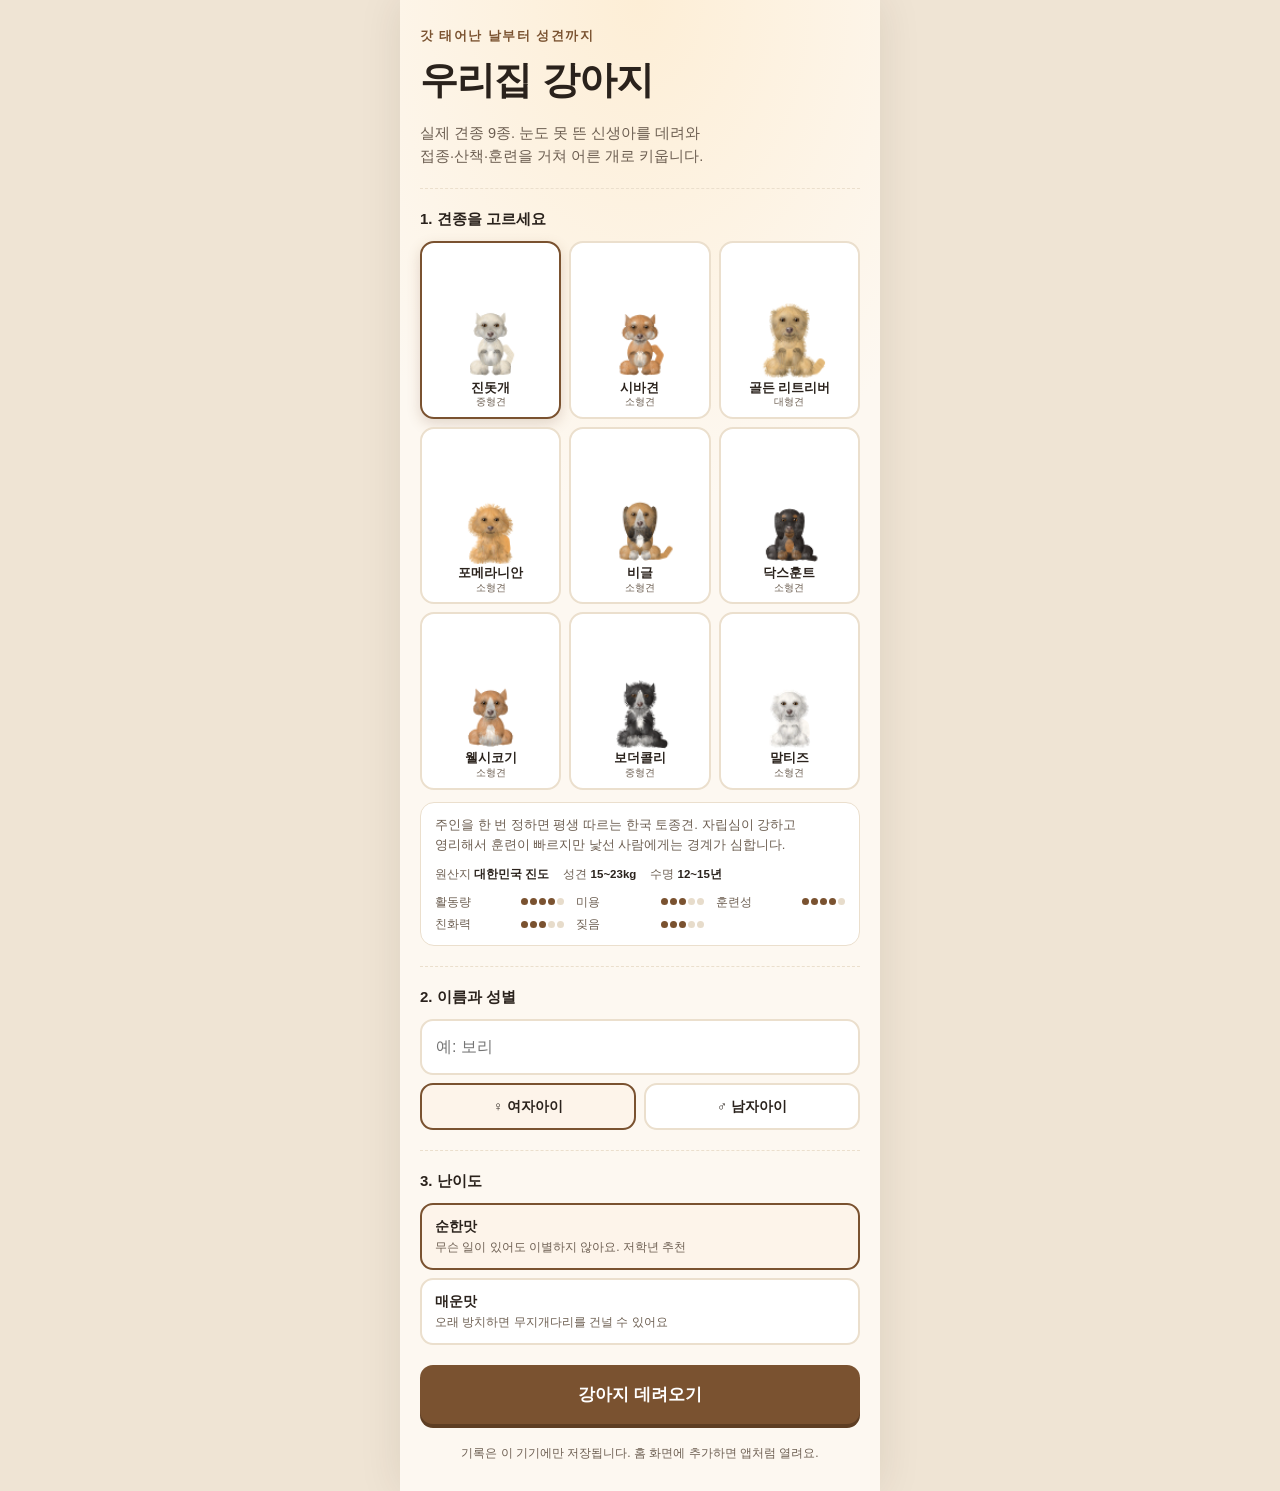
<file: game/index.html>
<!DOCTYPE html>
<html lang="ko">
<head>
<meta charset="UTF-8">
<meta name="viewport" content="width=device-width, initial-scale=1, viewport-fit=cover, maximum-scale=1, user-scalable=no">
<title>우리집 강아지 | 갓 태어난 강아지를 성견까지</title>
<meta name="description" content="진돗개·시바·골든리트리버 등 실제 견종을 갓 태어난 신생아부터 성견까지 키우는 육아 시뮬레이션. 예방접종, 산책, 훈련, 미용까지 진짜 강아지를 키우듯 돌봅니다.">
<meta name="theme-color" content="#7a5230">
<meta name="color-scheme" content="light">
<meta name="apple-mobile-web-app-capable" content="yes">
<meta name="mobile-web-app-capable" content="yes">
<meta name="apple-mobile-web-app-title" content="우리집 강아지">

<meta property="og:type" content="website">
<meta property="og:title" content="우리집 강아지 | 신생아부터 성견까지">
<meta property="og:description" content="실제 견종 9종을 갓 태어난 날부터 성견까지. 접종·산책·훈련·미용을 직접 챙기는 강아지 육아 게임.">
<meta property="og:locale" content="ko_KR">

<link rel="manifest" href="manifest.webmanifest">
<link rel="icon" href="icons/icon-192.png" type="image/png">
<link rel="apple-touch-icon" href="icons/apple-touch-icon.png">
<link rel="stylesheet" href="css/game.css">
</head>
<body>

<div id="app" class="app">

  <!-- ===== 시작 화면 ===== -->
  <section id="intro" class="screen intro" aria-label="시작">
    <div class="intro-inner">
      <p class="intro-eyebrow">갓 태어난 날부터 성견까지</p>
      <h1 class="intro-title">우리집 강아지</h1>
      <p class="intro-lead">실제 견종 9종. 눈도 못 뜬 신생아를 데려와<br>접종·산책·훈련을 거쳐 어른 개로 키웁니다.</p>

      <div class="intro-step">
        <h2 class="intro-h">1. 견종을 고르세요</h2>
        <div id="breed-picker" class="breed-picker" role="radiogroup" aria-label="견종 고르기"></div>
        <div id="breed-info" class="breed-info"></div>
      </div>

      <div class="intro-step">
        <h2 class="intro-h">2. 이름과 성별</h2>
        <input id="dog-name" class="text-input" type="text" maxlength="8" placeholder="예: 보리" autocomplete="off" aria-label="강아지 이름">
        <div class="sex-picker" role="radiogroup" aria-label="성별">
          <button type="button" class="sex-btn is-on" data-sex="f" role="radio" aria-checked="true">♀ 여자아이</button>
          <button type="button" class="sex-btn" data-sex="m" role="radio" aria-checked="false">♂ 남자아이</button>
        </div>
      </div>

      <div class="intro-step">
        <h2 class="intro-h">3. 난이도</h2>
        <div class="mode-picker" role="radiogroup" aria-label="난이도">
          <button type="button" class="mode-btn is-on" data-mode="easy" role="radio" aria-checked="true">
            <strong>순한맛</strong><span>무슨 일이 있어도 이별하지 않아요. 저학년 추천</span>
          </button>
          <button type="button" class="mode-btn" data-mode="hard" role="radio" aria-checked="false">
            <strong>매운맛</strong><span>오래 방치하면 무지개다리를 건널 수 있어요</span>
          </button>
        </div>
      </div>

      <button id="btn-start" class="btn btn-primary btn-big" type="button">강아지 데려오기</button>
      <p class="intro-foot">기록은 이 기기에만 저장됩니다. 홈 화면에 추가하면 앱처럼 열려요.</p>
    </div>
  </section>

  <!-- ===== 게임 본화면 ===== -->
  <main id="game" class="screen game" hidden>
    <header class="hud">
      <div class="hud-pet">
        <strong id="hud-name" class="hud-name">강아지</strong>
        <span id="hud-meta" class="hud-meta">신생아</span>
      </div>
      <div class="hud-right">
        <span class="coin" id="hud-coins" aria-label="코인"><i class="coin-dot" aria-hidden="true"></i><b>0</b></span>
        <button class="icon-btn" type="button" data-open="menu" aria-label="메뉴">≡</button>
      </div>
    </header>

    <div class="stage" id="stage">
      <div class="stage-sky" id="stage-sky" aria-hidden="true"></div>
      <div class="speech" id="speech" role="status" aria-live="polite" hidden></div>
      <button class="dog-btn" id="dog-btn" type="button" aria-label="쓰다듬기">
        <canvas id="dog-canvas" class="dog-canvas" width="512" height="512" aria-label="강아지"></canvas>
      </button>
      <div class="dog-shadow" id="dog-shadow" aria-hidden="true"></div>
      <div class="poops" id="poops" aria-label="치울 것"></div>
      <div class="fx" id="fx" aria-hidden="true"></div>
      <div class="stage-floor" aria-hidden="true"></div>
      <div class="badges" id="badges" aria-hidden="true"></div>
    </div>

    <section class="gauges" aria-label="상태">
      <div class="gauge" data-key="fill"><span class="g-ico" aria-hidden="true">🍚</span><span class="g-name">포만감</span><div class="g-bar"><i></i></div></div>
      <div class="gauge" data-key="mood"><span class="g-ico" aria-hidden="true">💗</span><span class="g-name">기분</span><div class="g-bar"><i></i></div></div>
      <div class="gauge" data-key="clean"><span class="g-ico" aria-hidden="true">🫧</span><span class="g-name">청결</span><div class="g-bar"><i></i></div></div>
      <div class="gauge" data-key="energy"><span class="g-ico" aria-hidden="true">⚡</span><span class="g-name">체력</span><div class="g-bar"><i></i></div></div>
      <div class="gauge gauge-wide" data-key="exp"><span class="g-ico" aria-hidden="true">🌱</span><span class="g-name" id="exp-label">성장</span><div class="g-bar g-exp"><i></i></div></div>
    </section>

    <nav class="dock dock-2row" aria-label="돌보기">
      <button class="act" type="button" data-act="feed"><span aria-hidden="true">🍚</span>밥주기</button>
      <button class="act" type="button" data-act="walk"><span aria-hidden="true">🦮</span>산책</button>
      <button class="act" type="button" data-act="play"><span aria-hidden="true">🎾</span>놀아주기</button>
      <button class="act" type="button" data-act="groom"><span aria-hidden="true">🪮</span>빗질</button>
      <button class="act" type="button" data-act="train"><span aria-hidden="true">🎓</span>훈련</button>
      <button class="act" type="button" data-act="clinic"><span aria-hidden="true">🏥</span>병원</button>
      <button class="act" type="button" data-act="shop"><span aria-hidden="true">🛒</span>상점</button>
      <button class="act" type="button" data-act="book"><span aria-hidden="true">📔</span>수첩</button>
    </nav>
  </main>

  <div id="modal-root" class="modal-root" hidden></div>
  <div id="toast" class="toast" role="status" aria-live="polite" hidden></div>
</div>

<script src="js/breeds.js"></script>
<script src="js/dog.js"></script>
<script src="js/data.js"></script>
<script src="js/sound.js"></script>
<script src="js/state.js"></script>
<script src="js/minigames.js"></script>
<script src="js/ui.js"></script>
<script src="js/app.js"></script>
</body>
</html>
</file>
<file: game/css/game.css>
/* 우리집 강아지 — 스타일 */
:root {
  --ink: #2a221c;
  --ink-soft: #6d5f52;
  --paper: #fdf8f1;
  --card: #ffffff;
  --line: #ebdfcd;
  --brown: #7a5230;
  --brown-d: #5e3e23;
  --green: #5b9c63;
  --sun: #f2b544;
  --red: #d9564b;
  --amber: #e29b2e;
  --shadow: 0 6px 18px rgba(80, 56, 32, .12);
  --floor: #c69a6b;
}

* { box-sizing: border-box; -webkit-tap-highlight-color: transparent; }
[hidden] { display: none !important; }

html, body { margin: 0; height: 100%; overscroll-behavior: none; }
body {
  font-family: "Pretendard Variable", Pretendard, "Apple SD Gothic Neo", "Malgun Gothic", -apple-system, BlinkMacSystemFont, sans-serif;
  color: var(--ink);
  background: #efe4d4;
  line-height: 1.6;
  word-break: keep-all;
  -webkit-font-smoothing: antialiased;
}
body.modal-open { overflow: hidden; }
button { font: inherit; color: inherit; cursor: pointer; border: 0; background: none; }
input { font: inherit; }
h1, h2, h3, p, ul, ol { margin: 0; }
ul, ol { padding: 0; list-style: none; }

.app {
  max-width: 480px; margin: 0 auto;
  min-height: 100%; min-height: 100dvh;
  background: var(--paper);
  display: flex; flex-direction: column;
  box-shadow: 0 0 40px rgba(60, 40, 20, .10);
  position: relative; overflow: hidden;
}

/* ============ 시작 화면 ============ */
.intro {
  flex: 1; overflow-y: auto;
  padding: calc(26px + env(safe-area-inset-top)) 20px calc(28px + env(safe-area-inset-bottom));
  background: radial-gradient(120% 55% at 50% 0%, #fdeed6 0%, var(--paper) 62%);
}
.intro-inner { display: flex; flex-direction: column; gap: 20px; }
.intro-eyebrow { font-size: 12.5px; letter-spacing: .12em; color: var(--brown); font-weight: 700; }
.intro-title { font-size: 38px; line-height: 1.1; letter-spacing: -.02em; margin-top: -6px; }
.intro-lead { color: var(--ink-soft); font-size: 14.5px; }
.intro-h { font-size: 15px; margin-bottom: 10px; }
.intro-step { border-top: 1px dashed var(--line); padding-top: 18px; }
.intro-foot { font-size: 12px; color: var(--ink-soft); text-align: center; }

.breed-picker { display: grid; grid-template-columns: repeat(3, 1fr); gap: 8px; }
.breed {
  background: var(--card); border: 2px solid var(--line); border-radius: 14px;
  padding: 6px 4px 8px; display: flex; flex-direction: column; align-items: center; gap: 2px;
  transition: transform .12s, border-color .12s, box-shadow .12s;
}
.breed:active { transform: scale(.96); }
.breed.is-on { border-color: var(--brown); box-shadow: 0 5px 14px rgba(122, 82, 48, .2); }
.breed-art { width: 100%; aspect-ratio: 1; display: grid; place-items: center; }
.breed-art canvas { width: 100%; height: 100%; }
.breed-cap { display: flex; flex-direction: column; align-items: center; line-height: 1.25; }
.breed-cap strong { font-size: 12.5px; }
.breed-cap span { font-size: 10px; color: var(--ink-soft); }

.breed-info {
  margin-top: 12px; background: var(--card); border: 1px solid var(--line);
  border-radius: 14px; padding: 12px 14px;
}
.bi-desc { font-size: 13px; color: var(--ink-soft); }
.bi-facts { display: flex; flex-wrap: wrap; gap: 4px 14px; margin: 9px 0; font-size: 11.5px; color: var(--ink-soft); }
.bi-facts b { color: var(--ink); }
.traits { display: grid; grid-template-columns: repeat(auto-fit, minmax(96px, 1fr)); gap: 4px 12px; }
.trait { display: flex; align-items: center; justify-content: space-between; font-size: 11.5px; color: var(--ink-soft); }
.dots { display: flex; gap: 2px; }
.dots i { width: 7px; height: 7px; border-radius: 50%; background: #e7dccb; display: block; }
.dots i.on { background: var(--brown); }

.text-input {
  width: 100%; padding: 13px 14px; border-radius: 13px;
  border: 2px solid var(--line); background: var(--card); color: var(--ink);
}
.text-input:focus { outline: none; border-color: var(--brown); }
.sex-picker { display: grid; grid-template-columns: 1fr 1fr; gap: 8px; margin-top: 8px; }
.sex-btn, .mode-btn {
  text-align: left; background: var(--card); border: 2px solid var(--line);
  border-radius: 13px; padding: 11px 13px; font-size: 13.5px; font-weight: 600;
}
.sex-btn { text-align: center; }
.mode-picker { display: grid; gap: 8px; }
.mode-btn { display: flex; flex-direction: column; }
.mode-btn span { font-size: 12px; font-weight: 400; color: var(--ink-soft); }
.sex-btn.is-on, .mode-btn.is-on { border-color: var(--brown); background: #fdf4ea; }

.btn { border-radius: 13px; padding: 12px 16px; font-weight: 700; text-align: center; transition: transform .1s; }
.btn:active { transform: scale(.97); }
.btn-primary { background: var(--brown); color: #fff; box-shadow: 0 4px 0 var(--brown-d); }
.btn-primary:active { box-shadow: 0 2px 0 var(--brown-d); }
.btn-ghost { background: #f2e9dd; color: var(--ink); padding: 8px 12px; border-radius: 11px; font-size: 13px; }
.btn-danger { background: #fbeae8; color: var(--red); }
.btn-big { padding: 16px; font-size: 17px; }
.btn-wide { display: block; width: 100%; margin-top: 10px; }
.btn-mini {
  background: var(--sun); color: #58400c; padding: 8px 12px; border-radius: 11px;
  font-size: 13px; font-weight: 700; display: inline-flex; align-items: center; gap: 5px; white-space: nowrap;
}

/* ============ 게임 화면 ============ */
.game { flex: 1; display: flex; flex-direction: column; min-height: 0; }
.hud {
  display: flex; align-items: center; justify-content: space-between; gap: 10px;
  padding: calc(10px + env(safe-area-inset-top)) 14px 10px;
  background: var(--card); border-bottom: 1px solid var(--line);
}
.hud-pet { display: flex; flex-direction: column; line-height: 1.25; min-width: 0; }
.hud-name { font-size: 17px; }
.hud-meta { font-size: 11px; color: var(--ink-soft); }
.hud-right { display: flex; align-items: center; gap: 8px; }
.coin {
  display: inline-flex; align-items: center; gap: 5px; background: #fdf3dd;
  border: 1px solid #f0e0b6; border-radius: 999px; padding: 4px 11px;
  font-size: 13px; font-weight: 700; color: #7a5b13;
}
.coin-dot {
  width: 12px; height: 12px; border-radius: 50%; flex: none; display: inline-block;
  background: radial-gradient(circle at 32% 30%, #ffe89a, var(--sun) 60%, #d99b1c);
}
.icon-btn { width: 38px; height: 38px; border-radius: 11px; background: #f2e9dd; font-size: 18px; display: grid; place-items: center; }

/* 무대 */
.stage { position: relative; flex: 1; min-height: 250px; overflow: hidden; }
.stage-sky { position: absolute; inset: 0; transition: background .5s; }
.stage-sky::before {
  content: ""; position: absolute; inset: 0;
  background:
    radial-gradient(24px 15px at 17% 15%, rgba(255,255,255,.8) 99%, transparent 100%),
    radial-gradient(32px 20px at 25% 17%, rgba(255,255,255,.8) 99%, transparent 100%),
    radial-gradient(19px 12px at 34% 16%, rgba(255,255,255,.7) 99%, transparent 100%),
    radial-gradient(18px 12px at 73% 26%, rgba(255,255,255,.65) 99%, transparent 100%),
    radial-gradient(26px 16px at 80% 27%, rgba(255,255,255,.65) 99%, transparent 100%);
  animation: drift 20s ease-in-out infinite alternate;
}
@keyframes drift { from { transform: translateX(-8px); } to { transform: translateX(10px); } }
.stage-floor {
  position: absolute; left: 0; right: 0; bottom: 0; height: 17%;
  background: var(--floor); border-top: 3px solid rgba(0,0,0,.06); transition: background .5s;
}
.stage.is-night .stage-sky { filter: brightness(.72) saturate(.65) hue-rotate(-12deg); }
.stage.is-night .stage-floor { filter: brightness(.72) saturate(.7); }
.stage.is-night::after {
  content: ""; position: absolute; inset: 0; z-index: 2; pointer-events: none;
  background: linear-gradient(180deg, rgba(40,46,96,.28), rgba(30,34,74,.14));
}

.dog-btn {
  position: absolute; left: 50%; bottom: 6%; transform: translateX(-50%);
  transform-origin: 50% 100%; transition: transform .6s cubic-bezier(.3,.9,.4,1);
  z-index: 3; padding: 0; display: block; line-height: 0;
}
.dog-canvas { width: min(74vw, 310px); height: auto; aspect-ratio: 1; display: block; }
.dog-shadow {
  position: absolute; left: 50%; bottom: 8%; transform: translateX(-50%);
  width: min(38vw, 155px); height: 14px; border-radius: 50%;
  background: rgba(60,40,20,.2); filter: blur(4px); z-index: 2;
  transform-origin: 50% 100%; transition: transform .6s cubic-bezier(.3,.9,.4,1);
}

.speech {
  position: absolute; top: 12px; left: 50%; transform: translateX(-50%);
  z-index: 6; max-width: 84%; background: rgba(255,255,255,.96);
  border: 2px solid var(--line); border-radius: 13px; padding: 8px 13px;
  font-size: 13px; font-weight: 600; box-shadow: var(--shadow); text-align: center;
  animation: pop .22s ease-out;
}
.speech::after {
  content: ""; position: absolute; bottom: -8px; left: 50%; transform: translateX(-50%);
  border: 6px solid transparent; border-top-color: rgba(255,255,255,.96);
}
@keyframes pop { from { opacity: 0; transform: translateX(-50%) translateY(-6px) scale(.94); } }

.badges { position: absolute; left: 10px; top: 10px; z-index: 6; display: grid; gap: 5px; justify-items: start; }
.badge {
  display: inline-flex; align-items: center; gap: 5px;
  background: rgba(255,255,255,.95); border: 1px solid var(--line);
  border-radius: 999px; padding: 3px 10px 3px 7px; font-size: 11px; font-weight: 700;
  box-shadow: 0 2px 6px rgba(80,56,32,.12);
}
.badge i { font-style: normal; font-size: 13px; }

.poops { position: absolute; inset: 0; z-index: 4; pointer-events: none; }
.poop {
  position: absolute; font-size: 25px; line-height: 1; pointer-events: auto;
  animation: plop .4s ease-out; filter: drop-shadow(0 2px 2px rgba(0,0,0,.18));
}
.poop:active { transform: scale(.85); }
@keyframes plop { from { transform: translateY(-16px) scale(.5); opacity: 0; } }

.fx { position: absolute; inset: 0; z-index: 5; pointer-events: none; overflow: hidden; }
.fx-item { position: absolute; bottom: 26%; font-size: 26px; animation: floatUp 1.5s ease-out forwards; }
@keyframes floatUp {
  0% { opacity: 0; transform: translateY(10px) scale(.6) rotate(-8deg); }
  20% { opacity: 1; }
  100% { opacity: 0; transform: translateY(-115px) scale(1.15) rotate(10deg); }
}

/* 게이지 */
.gauges {
  display: grid; grid-template-columns: 1fr 1fr; gap: 6px 14px;
  padding: 11px 14px 9px; background: var(--card); border-top: 1px solid var(--line);
}
.gauge { display: grid; grid-template-columns: 18px 44px 1fr; align-items: center; gap: 7px; font-size: 11px; }
.gauge-wide { grid-column: 1 / -1; grid-template-columns: 18px 76px 1fr; }
.g-ico { font-size: 13px; line-height: 1; }
.g-name { color: var(--ink-soft); white-space: nowrap; }
.g-bar { height: 9px; border-radius: 999px; background: #eee3d4; overflow: hidden; }
.g-bar i { display: block; height: 100%; border-radius: 999px; background: var(--green); transition: width .45s ease, background .3s; }
.gauge.warn .g-bar i { background: var(--amber); }
.gauge.bad .g-bar i { background: var(--red); animation: warnPulse 1s ease-in-out infinite; }
@keyframes warnPulse { 0%, 100% { opacity: 1; } 50% { opacity: .5; } }
.g-exp i { background: linear-gradient(90deg, #a8cf8e, var(--green)); }

/* 하단 버튼 */
.dock {
  display: grid; gap: 5px;
  padding: 8px 8px calc(10px + env(safe-area-inset-bottom));
  background: var(--card); border-top: 1px solid var(--line);
}
.dock-2row { grid-template-columns: repeat(4, 1fr); }
.act {
  display: flex; flex-direction: column; align-items: center; gap: 2px;
  padding: 8px 2px; border-radius: 13px; font-size: 11px; font-weight: 700;
  background: #f7f0e6; transition: transform .1s, background .15s, opacity .15s;
}
.act span { font-size: 21px; line-height: 1.1; }
.act:active { transform: scale(.93); background: #eee3d4; }
.act.is-alert { background: #ffeae6; animation: warnPulse 1.2s ease-in-out infinite; }
.act.is-off { opacity: .45; }

/* ============ 모달 ============ */
.modal-root { position: fixed; inset: 0; z-index: 50; display: grid; place-items: end center; }
.backdrop { position: absolute; inset: 0; background: rgba(40,28,18,.45); animation: fade .2s ease-out; }
@keyframes fade { from { opacity: 0; } }
.sheet {
  position: relative; width: 100%; max-width: 480px; max-height: 88dvh;
  background: var(--paper); border-radius: 20px 20px 0 0;
  box-shadow: 0 -8px 30px rgba(40,28,18,.22);
  display: flex; flex-direction: column; animation: slideUp .26s cubic-bezier(.2,.9,.3,1);
}
@keyframes slideUp { from { transform: translateY(16%); opacity: .6; } }
.sheet-head {
  display: flex; align-items: center; justify-content: space-between;
  padding: 13px 14px 9px; border-bottom: 1px solid var(--line);
}
.sheet-head h2 { font-size: 17px; }
.sheet-body { padding: 14px 16px calc(22px + env(safe-area-inset-bottom)); overflow-y: auto; -webkit-overflow-scrolling: touch; }
.sheet-lead { font-size: 13.5px; color: var(--ink-soft); }
.sheet-h { font-size: 13px; color: var(--brown); margin: 16px 0 8px; }
.sheet-h:first-child { margin-top: 0; }
.sheet-note {
  font-size: 12px; color: var(--ink-soft); background: #f6efe4;
  border-radius: 11px; padding: 9px 12px; margin-top: 12px;
}
.empty { font-size: 13.5px; color: var(--ink-soft); padding: 18px 0; text-align: center; }
.warn-t { color: var(--red); }

.item-list { display: grid; gap: 8px; }
.item {
  display: grid; grid-template-columns: 32px 1fr auto; align-items: center; gap: 10px;
  background: var(--card); border: 1px solid var(--line); border-radius: 13px; padding: 9px 11px;
}
.item.is-equipped { border-color: var(--brown); background: #fdf5ec; }
.item-emoji { font-size: 21px; text-align: center; }
.item-txt { display: flex; flex-direction: column; min-width: 0; }
.item-txt strong { font-size: 13.5px; }
.item-txt span { font-size: 11.5px; color: var(--ink-soft); }

.big-choice {
  display: grid; grid-template-columns: 32px 1fr; grid-template-rows: auto auto;
  gap: 0 12px; width: 100%; text-align: left; margin-bottom: 8px;
  background: var(--card); border: 1px solid var(--line); border-radius: 14px; padding: 11px 13px;
  transition: transform .1s, border-color .12s;
}
.big-choice:active { transform: scale(.98); border-color: var(--brown); }
.big-choice > span:first-child { grid-row: 1 / 3; font-size: 25px; align-self: center; }
.big-choice strong { font-size: 14.5px; }
.big-choice .sub { font-size: 11.5px; color: var(--ink-soft); }

.minibar { height: 7px; border-radius: 999px; background: #eee3d4; overflow: hidden; margin-top: 5px; }
.minibar i { display: block; height: 100%; background: var(--green); border-radius: 999px; transition: width .4s; }

/* 접종 */
.vacc-list { display: grid; gap: 7px; }
.vacc {
  display: flex; align-items: center; justify-content: space-between; gap: 10px;
  background: var(--card); border: 1px solid var(--line); border-radius: 13px; padding: 9px 12px;
}
.vacc strong { display: block; font-size: 13.5px; }
.vacc span { font-size: 11.5px; color: var(--ink-soft); }
.vacc.is-done { background: #f3f9f3; border-color: #cfe6cf; }
.vacc.is-late { border-color: #f0c0b8; background: #fdf1ef; }
.vacc-ok { font-size: 12px; font-weight: 700; color: var(--green); }
.vacc-wait { font-size: 12px; color: var(--ink-soft); }
.alert-box {
  background: #fdf1ef; border: 1px solid #f0c0b8; border-radius: 14px; padding: 12px 14px; margin-bottom: 14px;
}
.alert-box p { font-size: 12.5px; color: var(--ink-soft); margin-top: 4px; }

/* 훈련 */
.trick-list { display: grid; gap: 8px; }
.trick {
  display: grid; grid-template-columns: 30px 1fr auto; align-items: center; gap: 10px;
  background: var(--card); border: 1px solid var(--line); border-radius: 13px; padding: 9px 12px;
}
.trick-ico { font-size: 20px; text-align: center; }
.trick-body strong { font-size: 13.5px; display: block; }
.trick-body span { font-size: 11.5px; color: var(--ink-soft); }
.trick.is-locked { opacity: .55; }
.trick.is-done { border-color: #cfe6cf; background: #f5faf5; }
.lock { font-size: 14px; }

/* 수첩 */
.book-top { display: grid; grid-template-columns: 86px 1fr; gap: 12px; align-items: center; margin-bottom: 6px; }
.book-art { width: 86px; height: 86px; }
.book-art canvas { width: 100%; height: 100%; }
.book-name { font-size: 18px; display: block; }
.book-sub { font-size: 12px; color: var(--ink-soft); display: block; }
.weight-row {
  display: flex; align-items: baseline; justify-content: space-between;
  background: var(--card); border: 1px solid var(--line); border-radius: 13px; padding: 10px 14px;
}
.weight-row b { font-size: 20px; }
.weight-row span { font-size: 12px; color: var(--ink-soft); }
.weight-row .up { color: var(--green); }
.weight-row .down { color: var(--red); }

.dex-stats { display: grid; grid-template-columns: repeat(5, 1fr); gap: 6px; text-align: center; }
.dex-stats div { background: var(--card); border: 1px solid var(--line); border-radius: 11px; padding: 8px 2px; }
.dex-stats b { display: block; font-size: 15px; }
.dex-stats span { font-size: 10px; color: var(--ink-soft); }
.dex-list { display: grid; gap: 8px; }
.dex-item {
  display: grid; grid-template-columns: 56px 1fr; align-items: center; gap: 10px;
  background: var(--card); border: 1px solid var(--line); border-radius: 13px; padding: 8px 12px;
}
.dex-art { width: 56px; height: 56px; }
.dex-art canvas { width: 100%; height: 100%; }
.dex-item strong { display: block; font-size: 13.5px; }
.dex-item span { font-size: 11.5px; color: var(--ink-soft); }

.menu-grid { display: grid; grid-template-columns: repeat(3, 1fr); gap: 8px; }
.menu-btn {
  background: var(--card); border: 1px solid var(--line); border-radius: 13px;
  padding: 12px 4px; font-size: 11.5px; font-weight: 700;
  display: flex; flex-direction: column; align-items: center; gap: 4px;
}
.menu-btn span { font-size: 21px; }
.menu-btn:active { transform: scale(.95); }

.help-list { display: grid; gap: 7px; font-size: 13px; color: var(--ink-soft); }
.help-list li { background: var(--card); border: 1px solid var(--line); border-radius: 11px; padding: 9px 12px; }
.help-list b { color: var(--ink); }
ol.help-list { counter-reset: h; }
ol.help-list li { counter-increment: h; }
ol.help-list li::before { content: counter(h) ". "; font-weight: 800; color: var(--brown); }

.report { display: grid; gap: 6px; margin: 12px 0; }
.report li {
  display: flex; justify-content: space-between; font-size: 14px;
  background: var(--card); border: 1px solid var(--line); border-radius: 11px; padding: 9px 13px;
}
.report b.down { color: var(--red); }
.report b.up { color: var(--green); }

.result { text-align: center; display: grid; gap: 10px; }
.result-big { font-size: 18px; font-weight: 800; }
.result-coin { font-size: 14px; color: var(--ink-soft); display: flex; align-items: center; justify-content: center; gap: 6px; }
.result-btns { display: grid; grid-template-columns: 1fr 1fr; gap: 8px; margin-top: 6px; }
.result-btns .btn { margin: 0; }

.grow { text-align: center; display: grid; gap: 8px; justify-items: center; }
.grow-art { width: 160px; height: 160px; animation: growPop .5s cubic-bezier(.2,1.4,.4,1); }
.grow-art canvas { width: 100%; height: 100%; }
.grow-art.is-gone { filter: grayscale(.7) opacity(.75); }
@keyframes growPop { from { transform: scale(.5) rotate(-6deg); opacity: 0; } }
.grow-name { font-size: 19px; font-weight: 800; }

/* 미니게임 */
.mg-root { display: flex; flex-direction: column; align-items: center; gap: 10px; }
.mg-help { font-size: 13px; color: var(--ink-soft); text-align: center; }
.mg-sub { font-size: 11.5px; }
.mg-stat { display: flex; gap: 16px; font-size: 13px; font-weight: 700; justify-content: center; width: 100%; }
.mg-canvas { width: 100%; max-width: 320px; border-radius: 14px; border: 2px solid var(--line); touch-action: none; background: #eaf6ff; }

.cups { display: flex; justify-content: space-between; width: 100%; max-width: 300px; }
.cup {
  width: 30%; aspect-ratio: .85; border-radius: 14px; background: var(--card);
  border: 2px solid var(--line); display: grid; place-items: center;
  will-change: transform;
}
.cup-ico { font-size: 40px; transition: transform .2s; }
.cup.is-open .cup-ico { transform: translateY(-10px) scale(1.08); }
.cup.is-right { border-color: var(--green); background: #f2faf2; }
.cup.is-wrong { border-color: var(--red); background: #fdf1ef; }
.ns-msg { font-size: 14px; font-weight: 700; min-height: 22px; text-align: center; }

.mem-grid { display: grid; grid-template-columns: 1fr 1fr; gap: 10px; width: 100%; max-width: 290px; }
.mem-pad {
  aspect-ratio: 1.5 / 1; border-radius: 16px; opacity: .55; color: #fff;
  font-weight: 800; font-size: 15px; text-shadow: 0 1px 2px rgba(0,0,0,.25);
  transition: opacity .12s, transform .12s; box-shadow: inset 0 -4px 0 rgba(0,0,0,.12);
}
.mem-pad.is-lit { opacity: 1; transform: scale(1.04); }
.mem-pad:active { transform: scale(.96); }

/* 토스트 */
.toast {
  position: fixed; left: 50%; bottom: calc(244px + env(safe-area-inset-bottom));
  transform: translate(-50%, 8px); z-index: 60;
  background: rgba(44,34,28,.94); color: #fff; font-size: 13.5px; font-weight: 600;
  padding: 10px 16px; border-radius: 999px; opacity: 0;
  transition: opacity .2s, transform .2s; max-width: 88vw; text-align: center; pointer-events: none;
}
.toast.is-on { opacity: 1; transform: translate(-50%, 0); }
body.modal-open .toast { bottom: auto; top: calc(16px + env(safe-area-inset-top)); transform: translate(-50%, -8px); }
body.modal-open .toast.is-on { transform: translate(-50%, 0); }

@media (min-width: 520px) {
  .sheet { border-radius: 20px; margin-bottom: 4vh; }
  .modal-root { place-items: center; }
}
@media (prefers-reduced-motion: reduce) {
  *, *::before, *::after { animation-duration: .001ms !important; animation-iteration-count: 1 !important; transition-duration: .001ms !important; }
}
</file>
